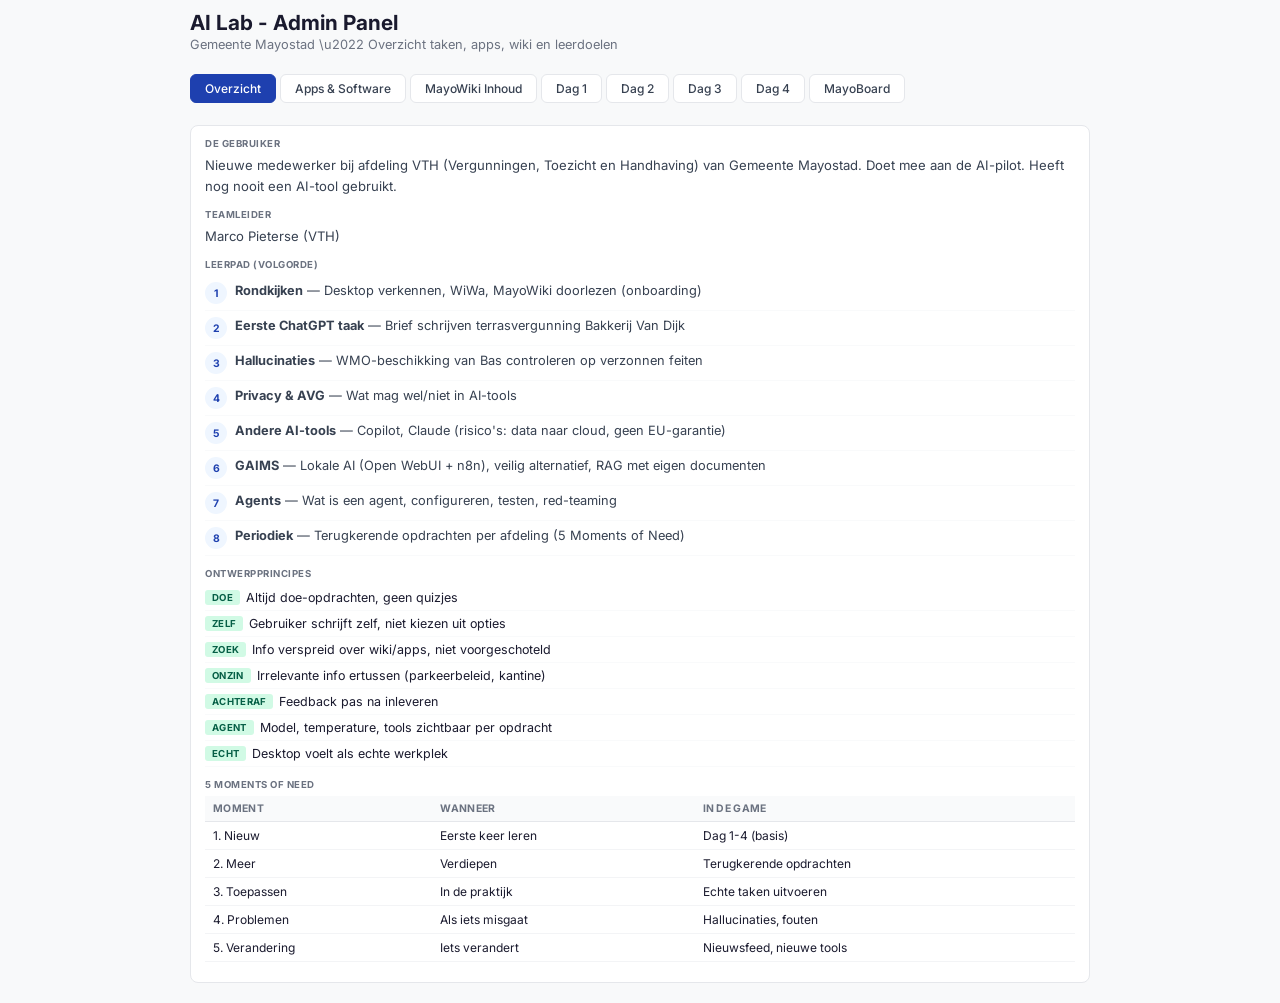
<file: admin.html>
<!DOCTYPE html>
<html lang="nl">
<head>
  <meta charset="UTF-8">
  <meta name="viewport" content="width=device-width, initial-scale=1.0">
  <title>AI Lab - Admin Panel</title>
  <link href="https://fonts.googleapis.com/css2?family=Inter:wght@400;500;600;700;800&family=JetBrains+Mono:wght@400;500&display=swap" rel="stylesheet">
  <style>
    * { margin:0; padding:0; box-sizing:border-box; }
    body { font-family:'Inter',sans-serif; background:#f8f9fa; color:#1a1a2e; padding:10px; font-size:14px; }
    .container { max-width:900px; margin:0 auto; }
    h1 { font-size:1.3rem; margin-bottom:2px; }
    .subtitle { color:#6b7280; font-size:0.8rem; margin-bottom:16px; }

    /* Tabs */
    .tabs { display:flex; gap:4px; margin-bottom:16px; flex-wrap:wrap; position:sticky; top:0; background:#f8f9fa; padding:6px 0; z-index:10; }
    .tab { padding:6px 14px; background:#fff; border:1px solid #e5e7eb; border-radius:6px; font-size:0.75rem; color:#374151; cursor:pointer; font-weight:500; font-family:inherit; }
    .tab.active { background:#1e40af; color:#fff; border-color:#1e40af; }
    .tab-panel { display:none; }
    .tab-panel.active { display:block; }

    /* Cards */
    .card { background:#fff; border:1px solid #e5e7eb; border-radius:8px; margin-bottom:10px; overflow:hidden; }
    .card-header { display:flex; align-items:center; gap:8px; padding:10px 14px; border-bottom:1px solid #f3f4f6; cursor:pointer; flex-wrap:wrap; }
    .card-header:hover { background:#f9fafb; }
    .tag { font-size:0.6rem; font-weight:700; padding:2px 7px; border-radius:3px; text-transform:uppercase; letter-spacing:0.3px; white-space:nowrap; }
    .tag.blue { background:#dbeafe; color:#1e40af; }
    .tag.red { background:#fee2e2; color:#991b1b; }
    .tag.purple { background:#ede9fe; color:#5b21b6; }
    .tag.green { background:#d1fae5; color:#065f46; }
    .tag.orange { background:#fef3c7; color:#92400e; }
    .tag.gray { background:#f3f4f6; color:#4b5563; }
    .card-title { font-weight:700; font-size:0.88rem; flex:1; min-width:0; }
    .card-count { font-size:0.65rem; color:#9ca3af; }
    .arrow { color:#9ca3af; transition:transform 0.2s; font-size:0.7rem; }
    .arrow.open { transform:rotate(90deg); }
    .card-body { display:none; padding:12px 14px; }
    .card-body.open { display:block; }

    /* Sections */
    .lbl { font-size:0.6rem; font-weight:700; color:#6b7280; text-transform:uppercase; letter-spacing:0.5px; margin:12px 0 6px; }
    .lbl:first-child { margin-top:0; }
    .txt { font-size:0.82rem; color:#374151; line-height:1.6; margin-bottom:8px; }
    .mono { font-family:'JetBrains Mono',monospace; font-size:0.72rem; }

    /* Tables */
    table { width:100%; border-collapse:collapse; font-size:0.75rem; margin-bottom:8px; }
    th { text-align:left; padding:6px 8px; background:#f9fafb; color:#6b7280; font-size:0.65rem; text-transform:uppercase; letter-spacing:0.3px; border-bottom:1px solid #e5e7eb; }
    td { padding:6px 8px; border-bottom:1px solid #f3f4f6; vertical-align:top; }
    td code { background:#f3f4f6; padding:1px 4px; border-radius:2px; font-size:0.68rem; }

    /* Boxes */
    .hint-box { background:#eff6ff; border:1px solid #bfdbfe; border-radius:6px; padding:8px 10px; font-size:0.78rem; color:#1e3a5f; margin:6px 0; line-height:1.5; }
    .warn-box { background:#fef2f2; border:1px solid #fecaca; border-radius:6px; padding:8px 10px; font-size:0.78rem; color:#991b1b; margin:6px 0; }
    .ok-box { background:#f0fdf4; border:1px solid #bbf7d0; border-radius:6px; padding:8px 10px; font-size:0.78rem; color:#166534; margin:6px 0; font-family:'JetBrains Mono',monospace; white-space:pre-wrap; word-break:break-word; }

    /* Steps */
    .step { display:flex; gap:8px; padding:6px 0; border-bottom:1px solid #f9fafb; }
    .step-num { width:22px; height:22px; border-radius:50%; background:#eff6ff; color:#1e40af; display:flex; align-items:center; justify-content:center; font-size:0.65rem; font-weight:700; flex-shrink:0; }
    .step-text { font-size:0.8rem; color:#374151; line-height:1.4; }

    /* Item list */
    .item { display:flex; align-items:flex-start; gap:6px; padding:5px 0; border-bottom:1px solid #f9fafb; font-size:0.78rem; }
    .item:last-child { border-bottom:none; }

    /* Wiki content preview */
    .wiki-preview { background:#fafafa; border:1px solid #e5e7eb; border-radius:6px; padding:10px; margin:6px 0; font-size:0.78rem; line-height:1.5; color:#555; max-height:200px; overflow-y:auto; }

    /* App preview */
    .app-info { display:flex; gap:8px; padding:8px 0; border-bottom:1px solid #f3f4f6; align-items:center; }
    .app-icon { width:36px; height:36px; border-radius:8px; flex-shrink:0; }
    .app-name { font-weight:600; font-size:0.85rem; }
    .app-desc { font-size:0.72rem; color:#6b7280; }

    @media (max-width:600px) {
      .tabs { gap:3px; }
      .tab { padding:5px 10px; font-size:0.68rem; }
      table { display:block; overflow-x:auto; }
    }
  </style>
</head>
<body>
  <div class="container">
    <h1>AI Lab - Admin Panel</h1>
    <p class="subtitle">Gemeente Mayostad \u2022 Overzicht taken, apps, wiki en leerdoelen</p>

    <div class="tabs" id="tabs">
      <button class="tab active" data-tab="overzicht">Overzicht</button>
      <button class="tab" data-tab="apps">Apps & Software</button>
      <button class="tab" data-tab="wiki">MayoWiki Inhoud</button>
      <button class="tab" data-tab="dag1">Dag 1</button>
      <button class="tab" data-tab="dag2">Dag 2</button>
      <button class="tab" data-tab="dag3">Dag 3</button>
      <button class="tab" data-tab="dag4">Dag 4</button>
      <button class="tab" data-tab="board">MayoBoard</button>
    </div>

    <!-- OVERZICHT -->
    <div class="tab-panel active" id="panel-overzicht">
      <div class="card"><div class="card-body open">
        <div class="lbl">De gebruiker</div>
        <div class="txt">Nieuwe medewerker bij afdeling VTH (Vergunningen, Toezicht en Handhaving) van Gemeente Mayostad. Doet mee aan de AI-pilot. Heeft nog nooit een AI-tool gebruikt.</div>

        <div class="lbl">Teamleider</div>
        <div class="txt">Marco Pieterse (VTH)</div>

        <div class="lbl">Leerpad (volgorde)</div>
        <div class="step"><div class="step-num">1</div><div class="step-text"><strong>Rondkijken</strong> — Desktop verkennen, WiWa, MayoWiki doorlezen (onboarding)</div></div>
        <div class="step"><div class="step-num">2</div><div class="step-text"><strong>Eerste ChatGPT taak</strong> — Brief schrijven terrasvergunning Bakkerij Van Dijk</div></div>
        <div class="step"><div class="step-num">3</div><div class="step-text"><strong>Hallucinaties</strong> — WMO-beschikking van Bas controleren op verzonnen feiten</div></div>
        <div class="step"><div class="step-num">4</div><div class="step-text"><strong>Privacy & AVG</strong> — Wat mag wel/niet in AI-tools</div></div>
        <div class="step"><div class="step-num">5</div><div class="step-text"><strong>Andere AI-tools</strong> — Copilot, Claude (risico's: data naar cloud, geen EU-garantie)</div></div>
        <div class="step"><div class="step-num">6</div><div class="step-text"><strong>GAIMS</strong> — Lokale AI (Open WebUI + n8n), veilig alternatief, RAG met eigen documenten</div></div>
        <div class="step"><div class="step-num">7</div><div class="step-text"><strong>Agents</strong> — Wat is een agent, configureren, testen, red-teaming</div></div>
        <div class="step"><div class="step-num">8</div><div class="step-text"><strong>Periodiek</strong> — Terugkerende opdrachten per afdeling (5 Moments of Need)</div></div>

        <div class="lbl">Ontwerpprincipes</div>
        <div class="item"><span class="tag green">DOE</span> Altijd doe-opdrachten, geen quizjes</div>
        <div class="item"><span class="tag green">ZELF</span> Gebruiker schrijft zelf, niet kiezen uit opties</div>
        <div class="item"><span class="tag green">ZOEK</span> Info verspreid over wiki/apps, niet voorgeschoteld</div>
        <div class="item"><span class="tag green">ONZIN</span> Irrelevante info ertussen (parkeerbeleid, kantine)</div>
        <div class="item"><span class="tag green">ACHTERAF</span> Feedback pas na inleveren</div>
        <div class="item"><span class="tag green">AGENT</span> Model, temperature, tools zichtbaar per opdracht</div>
        <div class="item"><span class="tag green">ECHT</span> Desktop voelt als echte werkplek</div>

        <div class="lbl">5 Moments of Need</div>
        <table>
          <tr><th>Moment</th><th>Wanneer</th><th>In de game</th></tr>
          <tr><td>1. Nieuw</td><td>Eerste keer leren</td><td>Dag 1-4 (basis)</td></tr>
          <tr><td>2. Meer</td><td>Verdiepen</td><td>Terugkerende opdrachten</td></tr>
          <tr><td>3. Toepassen</td><td>In de praktijk</td><td>Echte taken uitvoeren</td></tr>
          <tr><td>4. Problemen</td><td>Als iets misgaat</td><td>Hallucinaties, fouten</td></tr>
          <tr><td>5. Verandering</td><td>Iets verandert</td><td>Nieuwsfeed, nieuwe tools</td></tr>
        </table>
      </div></div>
    </div>

    <!-- APPS & SOFTWARE -->
    <div class="tab-panel" id="panel-apps">
      <div class="card"><div class="card-header" onclick="toggleCard(this)"><span class="tag blue">DESKTOP</span><span class="card-title">Apps op het bureaublad</span><span class="arrow">&#9654;</span></div><div class="card-body">
        <table>
          <tr><th>App</th><th>Functie</th><th>Heeft UI?</th><th>Inhoud</th></tr>
          <tr><td><strong>MayoBoard</strong></td><td>Kanban takenbord</td><td>Ja</td><td>3 taken (2 onboarding + 1 brief), 4 kolommen, drag-drop, popup met details+hints</td></tr>
          <tr><td><strong>Vergunningen</strong></td><td>Vergunningtool + kaart</td><td>Ja</td><td>6 vergunningen op OpenStreetMap, klikbaar met plan/details per aanvraag</td></tr>
          <tr><td><strong>Zaaksysteem</strong></td><td>Alle zaken tabel</td><td>Ja</td><td>10 zaken met zaaknr, status, behandelaar, datum. 847 totaal.</td></tr>
          <tr><td><strong>ChatGPT</strong></td><td>AI-tool (extern)</td><td>Ja</td><td>Volledige UI met sidebar, model selector, inputbar. Opent bij taak.</td></tr>
          <tr><td><strong>GAIMS</strong></td><td>Lokale AI (Open WebUI + n8n)</td><td>Ja</td><td>AVG-proof, geen data naar buiten, RAG met eigen documenten. Suggesties.</td></tr>
          <tr><td><strong>Copilot</strong></td><td>Microsoft AI</td><td>Ja</td><td>Enterprise interface met suggesties.</td></tr>
          <tr><td><strong>MayoWiki</strong></td><td>Kennisbank (BookStack)</td><td>Ja</td><td>14 pagina's. Blauwe topbar, sidebar, breadcrumbs. Zie tab "MayoWiki".</td></tr>
          <tr><td><strong>WiWa</strong></td><td>Wie is Waarvan</td><td>Ja</td><td>15 collega's + 5 AI-robots. macOS Contacts stijl. Foto's, skills, status.</td></tr>
          <tr><td><strong>MayoMail</strong></td><td>Email</td><td>Ja</td><td>7 emails (welkom, handleiding, protocol). Inbox + email reader.</td></tr>
          <tr><td><strong>MayoChat</strong></td><td>Interne chat</td><td>Ja</td><td>6 kanalen (#algemeen, #ai-pilot, #vth, #sociaal-domein, #boa-team, #grappig). Klikbaar.</td></tr>
          <tr><td><strong>NotebookLM</strong></td><td>Document research</td><td>Ja</td><td>8 bronnen (schrijfwijzer, WMO-plan, APV, etc). Zoekbalk + suggesties.</td></tr>
        </table>
      </div></div>

      <div class="card"><div class="card-header" onclick="toggleCard(this)"><span class="tag purple">CHAT</span><span class="card-title">MayoChat kanalen</span><span class="arrow">&#9654;</span></div><div class="card-body">
        <table>
          <tr><th>Kanaal</th><th>Berichten</th><th>Inhoud</th></tr>
          <tr><td># algemeen</td><td>3</td><td>HR reminder brandoefening, koffiemachine gerepareerd, welkom nieuwe collega</td></tr>
          <tr><td># ai-pilot</td><td>6</td><td>Tom over ChatGPT, Sarah over persbericht, Ahmed BSN-waarschuwing, Priya sceptisch, discussie</td></tr>
          <tr><td># vth</td><td>3</td><td>Marco over terrasvergunning Van Dijk, Anouk over FitNow, nieuwe collega gaat brief schrijven</td></tr>
          <tr><td># sociaal-domein</td><td>3</td><td>Sandra teamoverleg, Bas WMO-schrijver update, Noor privacy-zorgen</td></tr>
          <tr><td># boa-team</td><td>2</td><td>Dennis controle Parkweg, Youssef test BOA-Rapporteur AI</td></tr>
          <tr><td># grappig</td><td>3</td><td>Remco AI-koffie grap, Sarah haiku over vergaderen, Dennis rapport-humor</td></tr>
        </table>
      </div></div>

      <div class="card"><div class="card-header" onclick="toggleCard(this)"><span class="tag blue">MAIL</span><span class="card-title">MayoMail inbox</span><span class="arrow">&#9654;</span></div><div class="card-body">
        <table>
          <tr><th>Van</th><th>Onderwerp</th><th>Ongelezen</th></tr>
          <tr><td>Lisa de Vries</td><td>Welkom bij het team!</td><td>Ja</td></tr>
          <tr><td>Tom Bakker</td><td>AI-pilot: handleiding ChatGPT</td><td>Ja</td></tr>
          <tr><td>Ahmed Hassan</td><td>Beveiligingsprotocol AI-tools</td><td>Ja</td></tr>
          <tr><td>HR</td><td>Arbeidsvoorwaarden en huisregels</td><td>Nee</td></tr>
          <tr><td>Facilitaire Zaken</td><td>Parkeervergunning en toegangspas</td><td>Nee</td></tr>
          <tr><td>ICT Servicedesk</td><td>Inloggegevens werkplek</td><td>Nee</td></tr>
          <tr><td>Sarah Chen</td><td>Schrijfwijzer Gemeente Mayostad</td><td>Nee</td></tr>
        </table>
      </div></div>

      <div class="card"><div class="card-header" onclick="toggleCard(this)"><span class="tag purple">WIWA</span><span class="card-title">WiWa - Collega's en AI-robots</span><span class="arrow">&#9654;</span></div><div class="card-body">
        <table>
          <tr><th>Afdeling</th><th>Mensen</th><th>AI-robots</th></tr>
          <tr><td>KCC</td><td>Lisa de Vries, Remco van Dam, Priya Sharma</td><td>KCC-Bot (GPT-4o)</td></tr>
          <tr><td>Burgerzaken</td><td>Henk Visser, Fatima El-Amrani</td><td>BZ-Vertaler (Claude)</td></tr>
          <tr><td>Sociaal Domein</td><td>Sandra Mulder, Bas van den Berg, Noor de Jong</td><td>WMO-Schrijver (GPT-4o)</td></tr>
          <tr><td>VTH</td><td>Marco Pieterse, Anouk Willems</td><td>-</td></tr>
          <tr><td>BOA</td><td>Dennis Krul, Youssef Amrani</td><td>BOA-Rapporteur (GPT-4o+Vision)</td></tr>
          <tr><td>Communicatie</td><td>Sarah Chen</td><td>Content-AI (Claude)</td></tr>
          <tr><td>ICT</td><td>Tom Bakker, Ahmed Hassan</td><td>-</td></tr>
        </table>
      </div></div>

      <div class="card"><div class="card-header" onclick="toggleCard(this)"><span class="tag green">KAART</span><span class="card-title">Vergunningtool - Aanvragen</span><span class="arrow">&#9654;</span></div><div class="card-body">
        <table>
          <tr><th>ID</th><th>Titel</th><th>Status</th><th>Adres</th><th>Plan</th></tr>
          <tr><td>VG-042</td><td>Terrasvergunning Bakkerij Van Dijk</td><td style="color:#dc2626">Vertraagd</td><td>Dorpsstraat 23</td><td>6x3m, 8 tafels, 16 stoelen, 08-22u</td></tr>
          <tr><td>VG-048</td><td>Omgevingsvergunning Sportschool FitNow</td><td style="color:#d97706">In behandeling</td><td>Industrieweg 5</td><td>200m2 uitbreiding, staal/glas</td></tr>
          <tr><td>VG-045</td><td>Kapvergunning Esdoorn</td><td style="color:#059669">Verleend</td><td>Kerkstraat 41</td><td>1 esdoorn kap, 2 lindes herplant</td></tr>
          <tr><td>VG-038</td><td>Evenement Koningsdag</td><td style="color:#059669">Verleend</td><td>Marktplein 1</td><td>5000 bezoekers, muziek tot 23u</td></tr>
          <tr><td>VG-051</td><td>Terras Cafe Het Hoekje</td><td style="color:#2563eb">Nieuw</td><td>Havenstraat 1</td><td>4x5m, verwarming</td></tr>
          <tr><td>VG-049</td><td>Reclame AH XL</td><td style="color:#d97706">In behandeling</td><td>Winkelcentrum 12</td><td>LED gevelreclame 8x1.5m</td></tr>
        </table>
      </div></div>
    </div>

    <!-- MAYOWIKI INHOUD -->
    <div class="tab-panel" id="panel-wiki">
      <div id="wiki-pages"></div>
    </div>

    <!-- DAG 1 -->
    <div class="tab-panel" id="panel-dag1">
      <div class="card"><div class="card-body open">
        <div class="lbl">Dag 1: De Brief (VTH)</div>
        <div class="txt"><strong>Verhaallijn:</strong> Eerste dag bij VTH. Marco vraagt je een brief te schrijven aan Bakkerij Van Dijk over de vertraagde terrasvergunning.</div>

        <div class="lbl">Wat de gebruiker moet DOEN</div>
        <div class="step"><div class="step-num">1</div><div class="step-text">Desktop verkennen - WiWa openen, MayoWiki doorlezen, rondklikken</div></div>
        <div class="step"><div class="step-num">2</div><div class="step-text">Na 12 sec: melding "Nieuwe taak op MayoBoard"</div></div>
        <div class="step"><div class="step-num">3</div><div class="step-text">MayoBoard openen, taak VTH-042 aanklikken, hint lezen</div></div>
        <div class="step"><div class="step-num">4</div><div class="step-text">MayoWiki > Schrijfwijzer lezen (hoe schrijft de gemeente?)</div></div>
        <div class="step"><div class="step-num">5</div><div class="step-text">Vergunningtool openen (details Van Dijk: bezwaar, 10 april)</div></div>
        <div class="step"><div class="step-num">6</div><div class="step-text">ChatGPT openen via de taak of bureaublad</div></div>
        <div class="step"><div class="step-num">7</div><div class="step-text">Zelf een prompt schrijven met alle gevonden informatie</div></div>
        <div class="step"><div class="step-num">8</div><div class="step-text">Feedback ontvangen op basis van score</div></div>

        <div class="lbl">Wat de gebruiker moet VINDEN</div>
        <table>
          <tr><th>Info</th><th>Waar te vinden</th><th>Check-element</th></tr>
          <tr><td>Naam: meneer Van Dijk / Bakkerij</td><td>Vergunningtool, Zaaksysteem, MayoBoard hint</td><td>Keywords: van dijk, bakkerij</td></tr>
          <tr><td>Terrasvergunning</td><td>Vergunningtool, Zaaksysteem</td><td>Keywords: terrasvergunning, vergunning</td></tr>
          <tr><td>Bezwaar buurman = reden vertraging</td><td>Vergunningtool, Zaaksysteem, MayoChat #vth</td><td>Keywords: bezwaar, vertraag, langer duurt</td></tr>
          <tr><td>Verwacht besluit: 10 april</td><td>Vergunningtool, MayoBoard hint</td><td>Keywords: 10 april, april</td></tr>
          <tr><td>Toon: begrip tonen, excuses</td><td>MayoWiki > Schrijfwijzer</td><td>Keywords: excus, begrip, ongemak, vervelend</td></tr>
          <tr><td>Contact: 14 0555</td><td>MayoWiki > Over Mayostad</td><td>Keywords: 14 0555, bel, contact</td></tr>
          <tr><td>Afsluiting: Gemeente Mayostad</td><td>MayoWiki > Schrijfwijzer</td><td>Keywords: gemeente, mayostad, vriendelijke groet</td></tr>
        </table>

        <div class="lbl">Score-systeem</div>
        <table>
          <tr><th>Element</th><th>Punten</th><th>Gewicht</th></tr>
          <tr><td>Ontvanger</td><td>20</td><td>Essentieel</td></tr>
          <tr><td>Onderwerp (terrasvergunning)</td><td>15</td><td>Essentieel</td></tr>
          <tr><td>Reden vertraging</td><td>20</td><td>Essentieel</td></tr>
          <tr><td>Datum (10 april)</td><td>15</td><td>Belangrijk</td></tr>
          <tr><td>Toon/excuses</td><td>10</td><td>Belangrijk</td></tr>
          <tr><td>Contactgegevens</td><td>10</td><td>Handig</td></tr>
          <tr><td>Afsluiting gemeente</td><td>10</td><td>Handig</td></tr>
        </table>

        <div class="lbl">AI Responses</div>
        <div class="txt"><strong>90%+ (perfect):</strong></div>
        <div class="ok-box">Beste meneer Van Dijk,

U heeft een terrasvergunning aangevraagd voor Bakkerij Van Dijk. Helaas is er een bezwaar ingediend door een omwonende, waardoor de behandeling meer tijd nodig heeft.

Het verwachte besluit is nu donderdag 10 april. Wij begrijpen dat dit vervelend is.

Neem bij vragen contact op via 14 0555.

Met vriendelijke groet,
Gemeente Mayostad</div>
        <div class="txt"><strong>60-89% (goed):</strong> Brief met meeste details maar mist iets (datum/contact/toon)</div>
        <div class="txt"><strong>30-59% (matig):</strong> Vage brief zonder specifieke details</div>
        <div class="txt"><strong>&lt;30% (slecht):</strong> "Geachte aanvrager, Uw aanvraag is in behandeling. Hoogachtend"</div>

        <div class="lbl">Leermomenten</div>
        <div class="hint-box">
          <strong>Inzicht:</strong> Een goede prompt bevat: WIE (ontvanger), WAT (boodschap + details), HOE (toon), en FORMAAT (lengte). Hoe specifieker je bent, hoe bruikbaarder het resultaat.
        </div>
      </div></div>
    </div>

    <!-- DAG 2 -->
    <div class="tab-panel" id="panel-dag2">
      <div class="card"><div class="card-body open">
        <div class="lbl">Dag 2: Hallucinaties + Privacy (Sociaal Domein)</div>
        <div class="txt"><strong>Verhaallijn:</strong> Bas van het Sociaal Domein heeft ChatGPT een WMO-beschikking laten schrijven. Het ziet er professioneel uit maar er zitten fouten in.</div>

        <div class="lbl">Opdracht 1: WMO-beschikking controleren</div>
        <div class="txt">Gebruiker klikt op verdachte zinnen in de brief.</div>
        <table>
          <tr><th>Zin</th><th>Verdacht?</th><th>Reden</th></tr>
          <tr><td>Geachte mevrouw Jansen-de Groot</td><td>Nee</td><td>-</td></tr>
          <tr><td>Op basis van artikel 2.3.5 lid 4 van de WMO 2015...</td><td style="color:#dc2626">JA</td><td>Artikel bestaat niet! AI verzint wetsartikelen.</td></tr>
          <tr><td>Uit het onderzoek blijkt dat u beperkingen ervaart...</td><td>Nee</td><td>-</td></tr>
          <tr><td>Conform Besluit maatschappelijke ondersteuning... eigen bijdrage 19,50</td><td style="color:#dc2626">JA</td><td>Besluit en bedrag verzonnen. CAK bepaalt bijdrage.</td></tr>
          <tr><td>Thuiszorgorganisatie Beter Thuis B.V., Molenstraat 42</td><td style="color:#dc2626">JA</td><td>Bedrijf en adres bestaan niet.</td></tr>
          <tr><td>U kunt bezwaar maken binnen zes weken...</td><td>Nee</td><td>-</td></tr>
          <tr><td>Contact via 14 0555</td><td>Nee</td><td>-</td></tr>
          <tr><td>Volgens SCP (2025) maakt 68% gebruik van...</td><td style="color:#dc2626">JA</td><td>Onderzoek en percentage verzonnen.</td></tr>
        </table>

        <div class="hint-box"><strong>Nieuw idee:</strong> Toon ook de chatgeschiedenis van Bas erbij - welke prompt hij gebruikte, welk model, temperature, geen bronnen gekoppeld. Dan snapt de gebruiker WAAROM het fout ging.</div>

        <div class="lbl">Opdracht 2: Privacy - wat mag wel/niet in AI?</div>
        <table>
          <tr><th>Item</th><th>Veilig?</th><th>Uitleg</th></tr>
          <tr><td>Openbare gemeentepagina herschrijven in B1</td><td style="color:#059669">Veilig</td><td>Openbare info</td></tr>
          <tr><td>BSN-nummer inwoner</td><td style="color:#dc2626">NIET</td><td>AVG-overtreding, datalek</td></tr>
          <tr><td>Broncode zaaksysteem</td><td style="color:#dc2626">NIET</td><td>Vertrouwelijk</td></tr>
          <tr><td>Medische gegevens WMO-aanvrager</td><td style="color:#dc2626">NIET</td><td>Bijzondere persoonsgegevens</td></tr>
          <tr><td>Wachtwoord gemeentelijk account</td><td style="color:#dc2626">NIET</td><td>Datalek risico</td></tr>
          <tr><td>Openbaar raadsbesluit samenvatten</td><td style="color:#059669">Veilig</td><td>Openbare info</td></tr>
          <tr><td>Naam+adres+inkomen uit zaaksysteem</td><td style="color:#dc2626">NIET</td><td>AVG, gemeente aansprakelijk</td></tr>
          <tr><td>Social media post over speeltuintje</td><td style="color:#059669">Veilig</td><td>Openbare communicatie</td></tr>
          <tr><td>Interne notitie juridisch bezwaar</td><td style="color:#dc2626">NIET</td><td>Vertrouwelijk juridisch</td></tr>
          <tr><td>Omgevingswet uitleggen in eenvoudige taal</td><td style="color:#059669">Veilig</td><td>Openbare wetgeving</td></tr>
        </table>

        <div class="lbl">Opdracht 3: Bias simulator</div>
        <div class="txt">3 rondes: gebruiker ziet hoe AI vooroordelen overneemt (weer-voorbeeld). Leerpunt: AI versterkt wat je erin stopt.</div>

        <div class="lbl">Leermomenten</div>
        <div class="hint-box">AI hallucineert (wetsartikelen, bedrijven, cijfers). Juridische teksten ALTIJD door jurist laten checken. Geen persoonsgegevens in AI. Vuistregel: als het in een dossier staat, hoort het niet in ChatGPT.</div>
      </div></div>
    </div>

    <!-- DAG 3 -->
    <div class="tab-panel" id="panel-dag3">
      <div class="card"><div class="card-body open">
        <div class="lbl">Dag 3: De BOA-Agent</div>
        <div class="txt"><strong>Verhaallijn:</strong> Tom wil een AI-agent voor de BOA's. Dennis is enthousiast, Ahmed maakt zich zorgen. Jij configureert hem.</div>

        <div class="lbl">Opdracht 1: Chatbot vs Agent vergelijking</div>
        <div class="txt">Twee scenario's naast elkaar. Chatbot geeft advies, agent handelt zelf. Vraag: wat is het risico van de agent?</div>
        <div class="warn-box">Correct antwoord: De agent heeft zonder bevestiging je creditcard gebruikt en een taxi geboekt die je niet vroeg.</div>

        <div class="lbl">Opdracht 2: Agent configureren</div>
        <div class="txt">Gebruiker vult 5 velden in voor de BOA-agent:</div>
        <table>
          <tr><th>Veld</th><th>Wat invullen</th><th>Waarom</th></tr>
          <tr><td>Rol</td><td>Bijv: "Assistent voor BOA-rapporten"</td><td>Geeft context aan de AI</td></tr>
          <tr><td>Kennis (geheugen)</td><td>Bijv: "APV Mayostad, controle-procedures"</td><td>Wat de agent altijd weet</td></tr>
          <tr><td>Mag wel</td><td>Bijv: "Rapporten opstellen, foto's analyseren"</td><td>Toegestane acties</td></tr>
          <tr><td>Mag NIET</td><td>Bijv: "Geen boetes opleggen, geen juridische conclusies"</td><td>Veiligheidsgrenzen</td></tr>
          <tr><td>Escalatie</td><td>Bijv: "Bij twijfel over overtreding, bij klachten"</td><td>Wanneer mens inschakelen</td></tr>
        </table>
        <div class="txt">Agent wordt getest met 3 gesprekken (standaard, grensoverschrijdend, complex).</div>

        <div class="lbl">Opdracht 3: Ontspoorde agent (red-teaming)</div>
        <div class="txt">Gebruiker bekijkt een slecht geconfigureerde agent en vindt 4 fouten:</div>
        <table>
          <tr><th>Fout</th><th>Fix</th></tr>
          <tr><td>Geen scope - beantwoordt alles</td><td>Beperk tot webshop-vragen</td></tr>
          <tr><td>Geen privacyregels</td><td>NOOIT klantgegevens delen</td></tr>
          <tr><td>Geen financiele grenzen</td><td>Geen kortingen zonder goedkeuring</td></tr>
          <tr><td>"Wees altijd positief" = onverantwoord</td><td>"Wees eerlijk. Zeg nee als iets niet kan."</td></tr>
        </table>

        <div class="lbl">Leermomenten</div>
        <div class="hint-box">Verschil chatbot vs agent. Agent = medewerker met bankpas. Grenzen zijn cruciaal. Red-teaming: test altijd voor deployment. GAIMS als veilig alternatief (lokaal, geen internet, RAG).</div>
      </div></div>
    </div>

    <!-- DAG 4 -->
    <div class="tab-panel" id="panel-dag4">
      <div class="card"><div class="card-body open">
        <div class="lbl">Dag 4: De Vergadering (Sociaal Domein)</div>
        <div class="txt"><strong>Verhaallijn:</strong> Vrijdag. Overleg Sociaal Domein. Sandra vraagt of jij de notulen doet. Jij gebruikt AI.</div>

        <div class="lbl">Opdracht 1: Vergadernotities structureren</div>
        <div class="txt">Input: rommelige notities. Output: gestructureerde samenvatting via AI. Checkpoints:</div>
        <table>
          <tr><th>Check</th><th>Aanwezig?</th><th>Opmerking</th></tr>
          <tr><td>Alle actiepunten erin?</td><td>Ja</td><td>-</td></tr>
          <tr><td>Deadline klopt?</td><td>Ja</td><td>-</td></tr>
          <tr><td>Namen correct?</td><td>Ja</td><td>-</td></tr>
          <tr><td>AI heeft iets TOEGEVOEGD?</td><td style="color:#dc2626">Check!</td><td>AI voegt soms details toe die er niet stonden</td></tr>
        </table>

        <div class="lbl">Opdracht 2: De kracht van rollen</div>
        <div class="txt">Dezelfde vraag ("Beoordeel dit business plan") met 3 verschillende rollen:</div>
        <table>
          <tr><th>Rol</th><th>Resultaat</th><th>Analyse</th></tr>
          <tr><td>Geen rol</td><td>"Leuk idee! Succes!"</td><td>Oppervlakkig</td></tr>
          <tr><td>Strenge investeerder</td><td>Diepgaande kritische analyse</td><td>Bruikbare feedback</td></tr>
          <tr><td>Marketing-expert</td><td>Praktisch actieplan Instagram</td><td>Direct toepasbaar</td></tr>
        </table>

        <div class="lbl">Leermomenten</div>
        <div class="hint-box">AI als notuleerder: altijd controleren op volledigheid en toegevoegde details. Rollen veranderen fundamenteel het type antwoord. Geen rol = oppervlakkig. Specifieke rol = diepgaand.</div>
      </div></div>
    </div>

    <!-- MAYOBOARD -->
    <div class="tab-panel" id="panel-board">
      <div class="card"><div class="card-body open">
        <div class="lbl">MayoBoard - Kanban taken</div>
        <table>
          <tr><th>ID</th><th>Titel</th><th>Start kolom</th><th>Prioriteit</th><th>Hint</th><th>Actie</th></tr>
          <tr><td>VTH-040</td><td>MayoWiki doorlezen</td><td>In uitvoering</td><td>Onboarding</td><td>Lees: Over Mayostad, Schrijfwijzer, AI bij de Gemeente, Huisregels</td><td>-</td></tr>
          <tr><td>VTH-041</td><td>WiWa bekijken</td><td>In uitvoering</td><td>Onboarding</td><td>Klik door afdelingen, let op AI-collega's met paars label</td><td>-</td></tr>
          <tr><td>VTH-042</td><td>Brief terrasvergunning Van Dijk</td><td>Te doen (na 12s)</td><td>Urgent</td><td>Stap 1: Schrijfwijzer. Stap 2: Vergunningtool. Stap 3: ChatGPT.</td><td>Open ChatGPT</td></tr>
        </table>
        <div class="txt">Taken zijn draggable tussen kolommen (Te doen, In uitvoering, Review, Afgerond). Klik op taak = popup met details + hints.</div>
      </div></div>
    </div>
  </div>

  <script src="missions.js"></script>
  <script>
    // Tab switching
    document.querySelectorAll(".tab").forEach(tab => {
      tab.addEventListener("click", () => {
        document.querySelectorAll(".tab").forEach(t => t.classList.remove("active"));
        document.querySelectorAll(".tab-panel").forEach(p => p.classList.remove("active"));
        tab.classList.add("active");
        document.getElementById("panel-" + tab.dataset.tab).classList.add("active");
      });
    });

    function toggleCard(header) {
      header.querySelector(".arrow")?.classList.toggle("open");
      header.nextElementSibling?.classList.toggle("open");
    }

    // Render wiki pages
    const wikiContainer = document.getElementById("wiki-pages");
    if (MISSIONS[0]?.tasks[0]?.interaction?.wiki?.pages) {
      const pages = MISSIONS[0].tasks[0].interaction.wiki.pages;
      Object.entries(pages).forEach(([key, page]) => {
        const card = document.createElement("div");
        card.className = "card";
        let contentHTML = "";
        page.content.forEach(block => {
          if (block.type === "banner") contentHTML += `<div class="hint-box">${block.text}</div>`;
          else if (block.type === "text") contentHTML += `<div class="txt">${block.text}</div>`;
          else if (block.type === "heading") contentHTML += `<div class="lbl" style="margin-top:10px">${block.text}</div>`;
          else if (block.type === "info") contentHTML += `<div class="item"><span class="tag gray">${block.label}</span> ${block.value}</div>`;
          else if (block.type === "cards") contentHTML += `<div class="txt"><em>${block.items.length} links: ${block.items.map(i => i.title).join(", ")}</em></div>`;
          else if (block.type === "do-dont") {
            contentHTML += `<div style="display:flex;gap:8px;flex-wrap:wrap;margin:6px 0">`;
            contentHTML += `<div style="flex:1;min-width:150px"><div class="lbl" style="color:#059669">Wel doen</div>${block.dos.map(d => `<div class="item"><span class="tag green">V</span>${d}</div>`).join("")}</div>`;
            contentHTML += `<div style="flex:1;min-width:150px"><div class="lbl" style="color:#dc2626">Niet doen</div>${block.donts.map(d => `<div class="item"><span class="tag red">X</span>${d}</div>`).join("")}</div>`;
            contentHTML += `</div>`;
          }
          else if (block.type === "client") contentHTML += `<div class="item"><span class="tag ${block.status === "Vertraagd" ? "red" : block.status === "Nieuw" ? "blue" : "gray"}">${block.status}</span><strong>${block.name}</strong> — ${block.contact}${block.note ? ` <em>(${block.note})</em>` : ""}</div>`;
          else if (block.type === "tool") contentHTML += `<div class="item"><span class="tag ${block.status === "Verplicht" ? "blue" : block.status === "Pilot" ? "purple" : "orange"}">${block.status}</span><strong>${block.name}</strong> — ${block.desc}</div>`;
          else if (block.type === "person") contentHTML += `<div class="item"><span class="tag gray">${block.role}</span><strong>${block.name}</strong>${block.note ? ` — <em>${block.note}</em>` : ""}</div>`;
          else if (block.type === "rule") contentHTML += `<div class="item"><span class="tag blue">${block.num}</span>${block.text}</div>`;
        });

        card.innerHTML = `
          <div class="card-header" onclick="toggleCard(this)">
            <span class="tag gray">${key}</span>
            <span class="card-title">${page.title}</span>
            <span class="card-count">${page.content.length} blokken</span>
            <span class="arrow">&#9654;</span>
          </div>
          <div class="card-body">${contentHTML}</div>
        `;
        wikiContainer.appendChild(card);
      });
    }
  </script>
</body>
</html>
</file>
